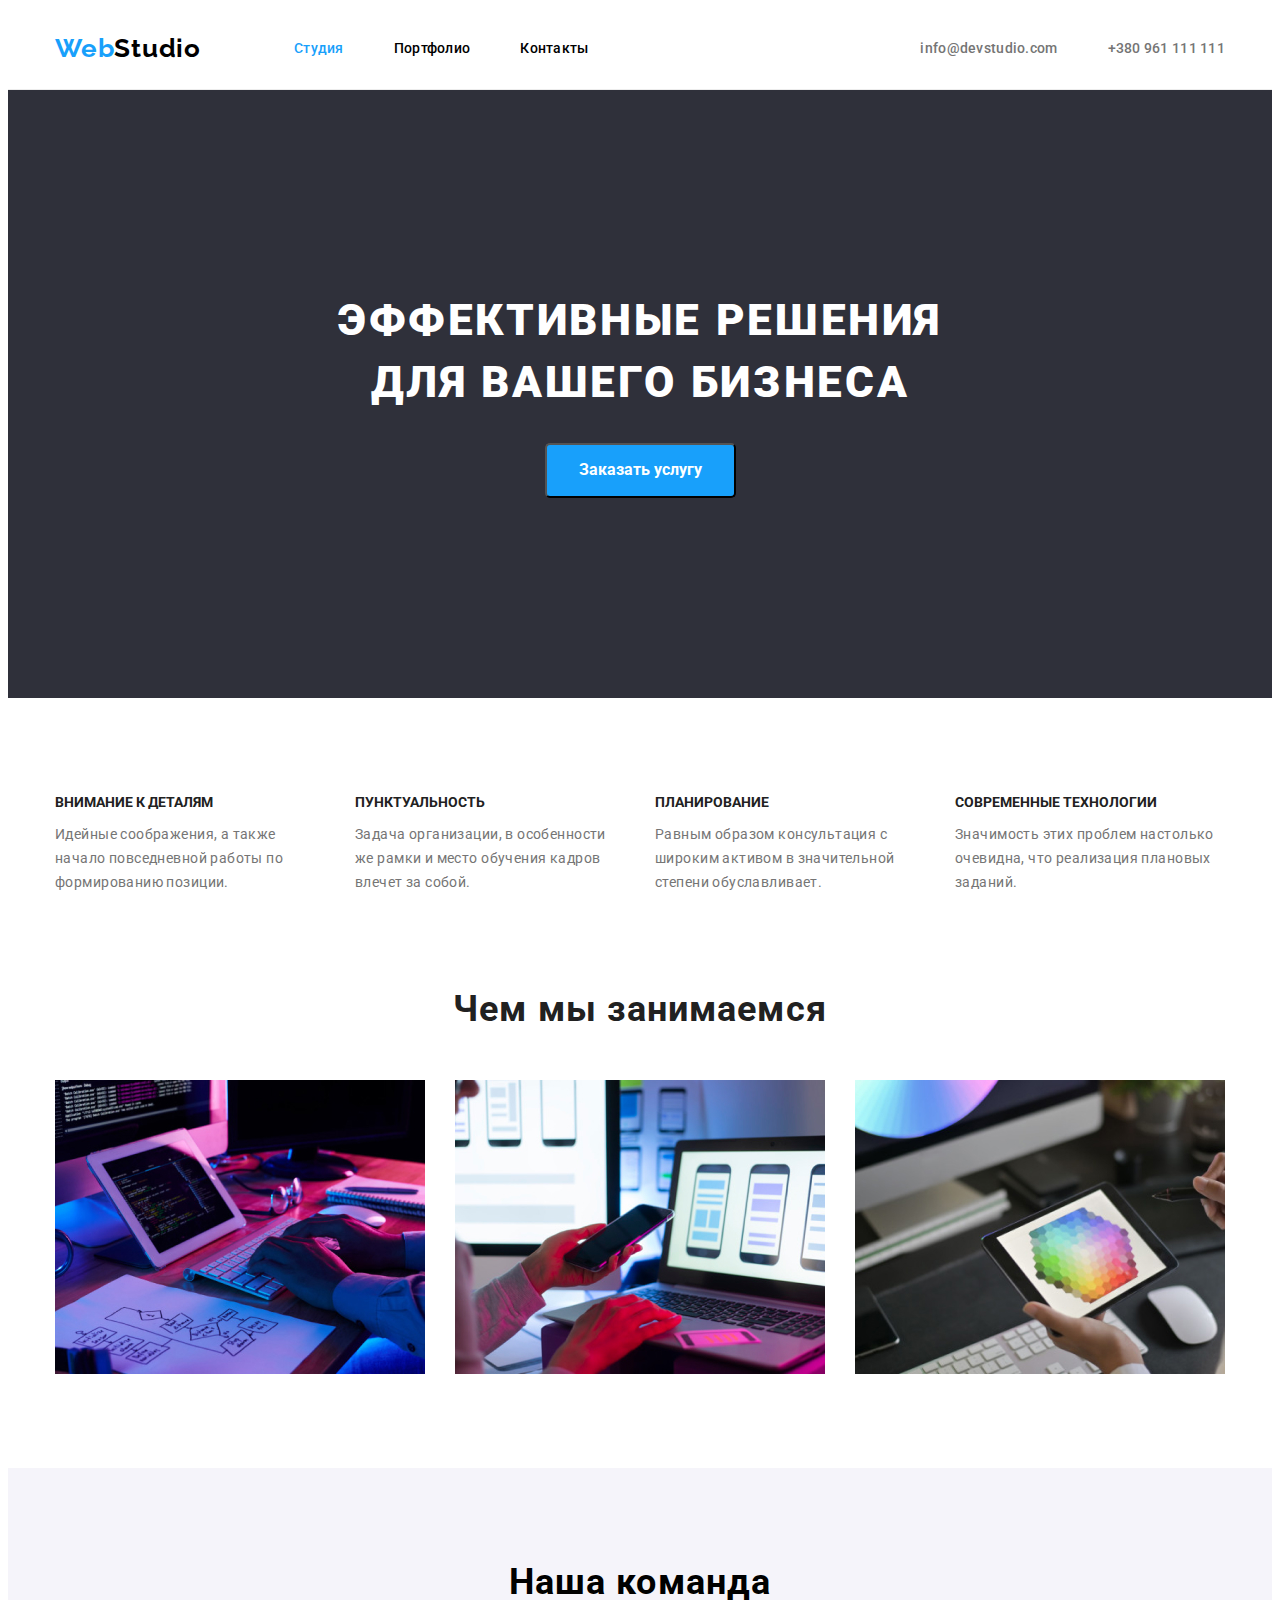
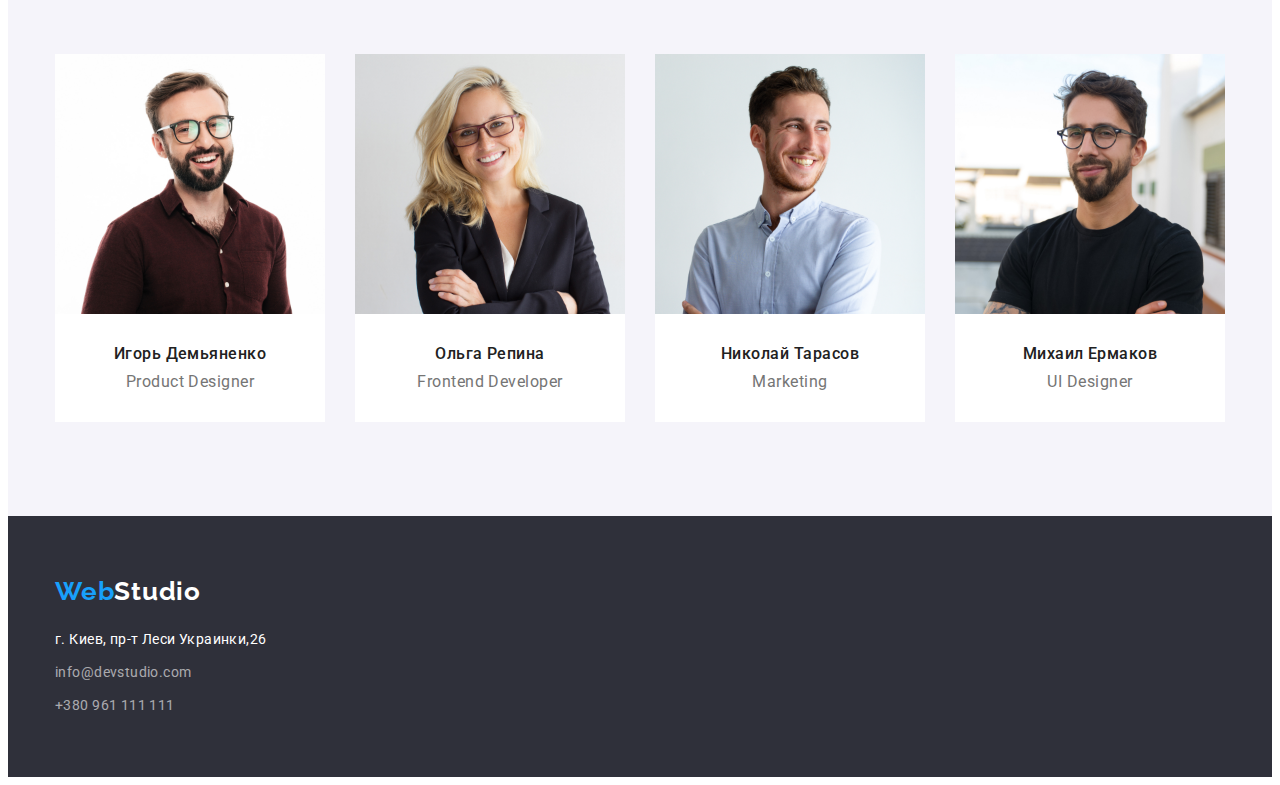
<file: index.html>
<!DOCTYPE html>
<html lang="ru">

<head>
    <meta charset="UTF-8">
    <meta http-equiv="X-UA-Compatible" content="IE=edge">
    <meta name="viewport" content="width=device-width, initial-scale=1.0">
    <title>Document</title>
    <link rel="preconnect" href="https://fonts.googleapis.com">
    <link rel="preconnect" href="https://fonts.gstatic.com" crossorigin>
    <link
        href="https://fonts.googleapis.com/css2?family=Raleway:wght@700&family=Roboto:wght@400;500;700;900&display=swap"
        rel="stylesheet">
    <link rel="stylesheet" href="https://cdnjs.cloudflare.com/ajax/libs/modern-normalize/1.1.0/modern-normalize.min.css"
        integrity="sha512-wpPYUAdjBVSE4KJnH1VR1HeZfpl1ub8YT/NKx4PuQ5NmX2tKuGu6U/JRp5y+Y8XG2tV+wKQpNHVUX03MfMFn9Q=="
        crossorigin="anonymous" referrerpolicy="no-referrer" />
    <link rel="stylesheet" href="css/styles.css">
</head>

<body>
    <!--Шапка сайта-->
    <header class="page-header">
        <div class="container page-header__container">
            <nav class="nav">
                <a class="logo" href="">Web<span class="logo-name">Studio</span></a>
                <ul class="site-nav">
                    <li class="site-nav-header"><a class="site-nav-link current" href="./index.html">Студия</a></li>
                    <li class="site-nav-header"><a class="site-nav-link" href="./portfolio.html">Портфолио</a></li>
                    <li class="site-nav-header"><a class="site-nav-link" href="./contacts.html">Контакты</a></li>
                </ul>
            </nav>
            <ul class="contacts">
                <li class="contacts-class"><a class="contacts-link" href="mailto:">info@devstudio.com</a></li>
                <li class="contacts-class"><a class="contacts-link" href="tel:+380961111111">+380 961 111 111</a></li>
            </ul>
        </div>
    </header>
    <main>
        <section class="slogan-button">
            <h1 class="slogan"> эффективные решения для вашего бизнеса</h1>
            <button class="button" type="button">Заказать услугу</button>
        </section>
        <section class="section-peculiarities">
            <div class="container">
                <h2 class="peculiarities">Особенности</h2>
                <ul class="titlle-desk">
                    <li class="titlle-desk-list">
                        <h3 class="titlle-desk-list-item">Внимание к деталям</h3>
                        <p class="titlle-desk-list-item-text">Идейные соображения, а также начало повседневной работы по
                            формированию позиции.</p>
                    </li>
                    <li class="titlle-desk-list">
                        <h3 class="titlle-desk-list-item">Пунктуальность</h3>
                        <p class="titlle-desk-list-item-text">Задача организации, в особенности же рамки и место
                            обучения кадров влечет за собой.</p>
                    </li>
                    <li class="titlle-desk-list">
                        <h3 class="titlle-desk-list-item">Планирование</h3>
                        <p class="titlle-desk-list-item-text">Равным образом консультация с широким активом в
                            значительной степени обуславливает.</p>
                    </li>
                    <li class="titlle-desk-list">
                        <h3 class="titlle-desk-list-item"> Современные технологии </h3>
                        <p class="titlle-desk-list-item-text">Значимость этих проблем настолько очевидна, что реализация
                            плановых заданий.</p>
                    </li>
                </ul>
            </div>
        </section>
        <!--услуги-->
        <section class="section">
            <div class="container">
                <h2 class="titlle">Чем мы занимаемся</h2>
                <ul class="titlle-img">
                    <li class="titlle-img-item">
                        <div class="image">
                            <img src="./images/photo.jpg" alt="" width="370" />
                        </div>
                    </li>
                    <li class="titlle-img-item">
                        <div class="image">
                            <img src="./images/photot.jpg" alt="" width="370" />
                        </div>
                    </li>

                    <li class="titlle-img-item">
                        <div class="image">
                            <img src="./images/photon.jpg" alt="" width="370" />
                        </div>
                    </li>
                </ul>
            </div>
        </section>
        <!--Наша команда-->
        <section class="section-team">
            <div class="container">

                <h2 class="team">Наша команда</h2>

                <ul class="team-list">
                    <li class="team-list-item">

                        <div class="card-thumb">
                            <img src="./images/photoon.jpg" alt="" width="270" />
                        </div>
                        <div class="card-content">
                            <h3 class="team-list-item-desk">Игорь Демьяненко</h3>
                            <p class="team-list-item-desk-text">Product Designer</p>
                        </div>

                    </li>

                    <li class="team-list-item">

                        <div class="card-thumb">
                            <img src="./images/phototw.jpg" alt="" width="270" />
                        </div>
                        <div class="card-content">
                            <h3 class="team-list-item-desk">Ольга Репина</h3>
                            <p class="team-list-item-desk-text">Frontend Developer</p>
                        </div>

                    </li>
                    <li class="team-list-item">
                        <div class="card-thumb">
                            <img src="./images/phototn.jpg" alt="" width="270" />
                        </div>
                        <div class="card-content">
                            <h3 class="team-list-item-desk">Николай Тарасов</h3>
                            <p class="team-list-item-desk-text">Marketing</p>
                        </div>

                    </li>
                    <li class="team-list-item">
                        <div class="card-thumb">
                            <img src="./images/photofo.jpg" alt="" width="270" />
                        </div>
                        <div class="card-content">
                            <h3 class="team-list-item-desk">Михаил Ермаков</h3>
                            <p class="team-list-item-desk-text">UI Designer</p>
                        </div>

                    </li>
                </ul>
            </div>

        </section>
    </main>
    <!--подвал-->
    <footer class="footer">
        <div class="container">
            <a class="logo-footer" href="">Web<span class="logo-footer-name">Studio</span></a>
            <ul class="contacts-footer">
                <li class="contacts-footer-li"><a class="contacts-footer-link-map" href="https://goo.gl/maps/biE6AmLVYoVUKn4D6" target="_blank"
                        rel="noreferrer noopener">г. Киев, пр-т Леси Украинки,26</a></li>
                <li class="contacts-footer-li"><a class="contacts-footer-link" href="mailto:">info@devstudio.com</a></li>
                <li class="contacts-footer-li"><a class="contacts-footer-link" href="tel:+380961111111">+380 961 111 111</a></li>
            </ul>
        </div>
    </footer>

</body>

</html>
</file>
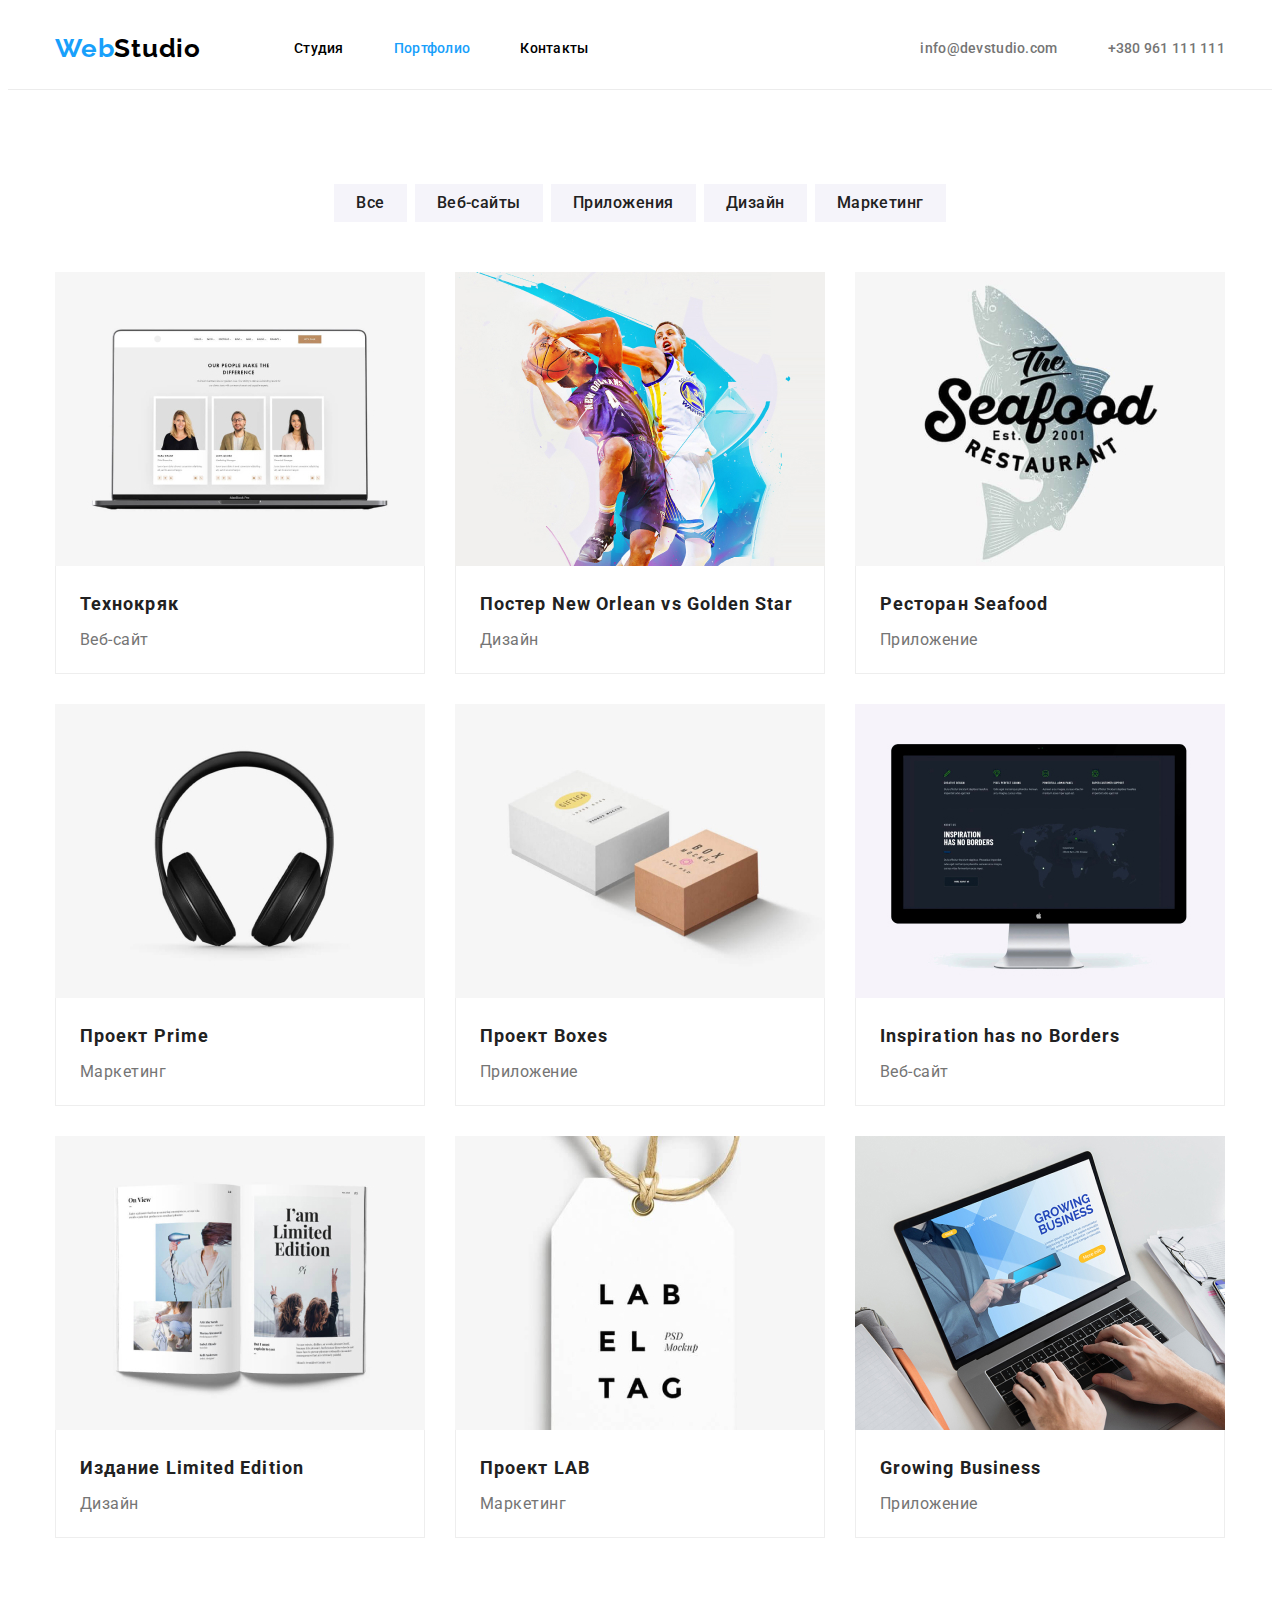
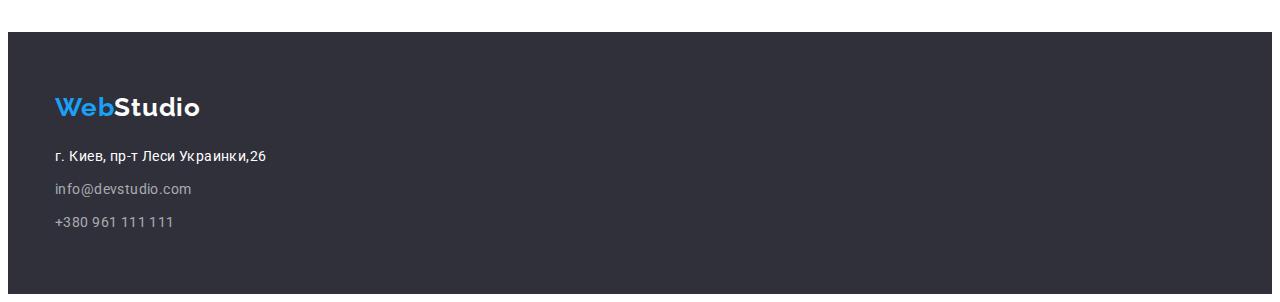
<file: portfolio.html>
<!DOCTYPE html>
<html lang="ru">

<head>
    <meta charset="UTF-8">
    <meta http-equiv="X-UA-Compatible" content="IE=edge">
    <meta name="viewport" content="width=device-width, initial-scale=1.0">
    <title>Document</title>
    <link rel="preconnect" href="https://fonts.googleapis.com">
    <link rel="preconnect" href="https://fonts.gstatic.com" crossorigin>
    <link
        href="https://fonts.googleapis.com/css2?family=Raleway:wght@700&family=Roboto:wght@400;500;700;900&display=swap"
        rel="stylesheet">
    <link rel="stylesheet" href="https://cdnjs.cloudflare.com/ajax/libs/modern-normalize/1.1.0/modern-normalize.min.css"
        integrity="sha512-wpPYUAdjBVSE4KJnH1VR1HeZfpl1ub8YT/NKx4PuQ5NmX2tKuGu6U/JRp5y+Y8XG2tV+wKQpNHVUX03MfMFn9Q=="
        crossorigin="anonymous" referrerpolicy="no-referrer" />
    <link rel="stylesheet" href="css/styles.css">
</head>

<body>
    <!--Шапка сайта-->
    <header class="page-header">
        <div class="container">
                <nav class="nav">
                    <a class="logo" href="">Web<span class="logo-name">Studio</span></a>
                    <ul class="site-nav">
                        <li class="site-nav-header"><a class="site-nav-link" href="./index.html">Студия</a></li>
                        <li class="site-nav-header"><a class="site-nav-link current" href="./portfolio.html">Портфолио</a></li>
                        <li class="site-nav-header"><a class="site-nav-link" href="./contacts.html">Контакты</a></li>
                    </ul>
                
                <ul class="contacts">
                    <li class="contacts-class"><a class="contacts-link" href="mailto:">info@devstudio.com</a></li>
                    <li class="contacts-class"><a class="contacts-link" href="tel:+380961111111">+380 961 111 111</a>
                    </li>
                </ul>
            </nav>
        </div>
    </header>
    <!--кнопки -->
    <main>
        <section class="works-portfolio">
            <div class="container">
                <h1 class="visually-hidden">Наши работы</h1>
                <ul class="button-portfolio-class">
                    <li class="button-porfolio"><button class="button-link" type="button">Все</button></li>
                    <li class="button-porfolio"><button class="button-link" type="button">Веб-сайты</button></li>
                    <li class="button-porfolio"><button class="button-link" type="button">Приложения</button></li>
                    <li class="button-porfolio"><button class="button-link" type="button">Дизайн</button></li>
                    <li class="button-porfolio"><button class="button-link" type="button">Маркетинг</button></li>

                </ul>
        <!--работы-->
        
            <h2 class="visually-hidden">Примеры работ</h2>
            <ul class="works-example">
                <li class="works">
                    <a class="works-works" href="#">
                    <div class="photo">
                        <img src="./images/web.jpg" alt="" width="370" />
                    </div>
                    <div class="container-text">
                        <h3 class="works-link"> Технокряк</h3>
                        <p class="works-link-desk">Веб-сайт</p>
                    </div>
                   </a>
                </li>
                <li class="works">
                    <a class="works-works" href="#">
                    <div class="photo">
                        <img src="./images/poster.jpg" alt="" width="370" />
                    </div>
                    <div class="container-text">
                        <h3 class="works-link">Постер New Orlean vs Golden Star</h3>
                        <p class="works-link-desk">Дизайн</p>
                    </div>
                </a>

                </li>
                <li class="works">
                    <a class="works-works" href="#">
                    <div class="photo">
                        <img src="./images/rustrant.jpg" alt="" width="370" />
                    </div>
                    <div class="container-text">
                        <h3 class="works-link">Ресторан Seafood</h3>
                        <p class="works-link-desk">Приложение</p>
                    </div>
                    </a>
                </li>
                <li class="works">
                    <a class="works-works" href="#">
                    <div class="photo">
                        <img src="./images/prime.jpg" alt="" width="370" />
                    </div>
                    <div class="container-text">
                        <h3 class="works-link">Проект Prime</h3>
                        <p class="works-link-desk"> Маркетинг</p>
                    </div>
                    </a>
                </li>
                <li class="works">
                    <a class="works-works" href="#">
                    <div class="photo">
                        <img src="./images/boxes.jpg" alt="" width="370" />
                    </div>
                    <div class="container-text">
                        <h3 class="works-link">Проект Boxes</h3>
                        <p class="works-link-desk"> Приложение</p>
                    </div>
                   </a>
                </li>
                <li class="works">
                    <a class="works-works" href="#">
                    <div class="photo">
                        <img src="./images/bolder.jpg" alt="" width="370" />
                    </div>
                    <div class="container-text">
                        <h3 class="works-link">Inspiration has no Borders</h3>
                        <p class="works-link-desk"> Веб-сайт</p>
                    </div>
                    </a>
                </li>
                <li class="works">
                    <a class="works-works" href="#">
                    <div class="photo">
                        <img src="./images/limited.jpg" alt="" width="370" />
                    </div>
                    <div class="container-text">
                        <h3 class="works-link">Издание Limited Edition </h3>
                        <p class="works-link-desk">Дизайн </p>
                    </div>
                    </a>
                </li>
                <li class="works">
                    <a class="works-works" href="#">
                    <div class="photo">
                        <img src="./images/lab.jpg" alt="" width="370" />
                    </div>
                    <div class="container-text">
                        <h3 class="works-link">Проект LAB </h3>
                        <p class="works-link-desk">Маркетинг </p>
                    </div>
                    </a>
                </li>

                <li class="works">
                    <a class="works-works" href="#">
                    <div class="photo">
                        <img src="./images/crowing.jpg" alt="" width="370" />
                    </div>
                    <div class="container-text">
                        <h3 class="works-link"> Growing Business</h3>
                        <p class="works-link-desk">Приложение </p>
                    </div>
                    </a>
                </li>
            </ul>
            </div>
        </section>
    </main>
    <!--подвал-->

    <footer class="footer">
        <div class="container">
            <div class="div-footer">
                <a class="logo-footer" href="">Web<span class="logo-footer-name">Studio</span></a>
                <ul class="contacts-footer">
                    <li class="contacts-footer-li"><a class="contacts-footer-link-map" href="https://goo.gl/maps/biE6AmLVYoVUKn4D6" target="_blank"
                            rel="noreferrer noopener">г. Киев, пр-т Леси Украинки,26</a></li>
                    <li class="contacts-footer-li"><a class="contacts-footer-link" href="mailto:">info@devstudio.com</a></li>
                    <li class="contacts-footer-li"><a class="contacts-footer-link" href="tel:+380961111111">+380 961 111 111</a></li>
                </ul>
            </div>
        </div>
    </footer>
</body>

</html>
</file>
<file: css/styles.css>
:root {
  --primary-text-color: rgba(0, 0, 0, 0.8);
  --titlle-text-color: #000000;
  --accent-color: #18a0fb;
  --primary-white-color: #ffffff;
  --team-color: #757575;
  --contacts-color: rgba(255, 255, 255, 0.6);
  --text-leng: 'Roboto', sans-serif;
  --secondary-text: 'Raleway', sans-serif;
  --button-color: #f5f4fa;
  --footer-color: #2f303a;
  --section-color: #e5e5e5;
  --outline-color: #eeeeee;
  --color-word: #212121;
  --card-set-gap: 20px;
  --card-shadow: 0px 3px 1px rgba(0, 0, 0, 0.1), 0px 1px 2px rgba(0, 0, 0, 0.08),
    0px 2px 2px rgba(0, 0, 0, 0.12);
}
h1,
h2,
h3,
h4,
p,
ul {
  margin: 0;
  padding: 0;
}

img {
  display: block;
  max-width: 100%;
}
html {
  box-sizing: border-box;
}
*,
*::before,
*::after {
  box-sizing: inherit;
}
body {
  font-family: var(--text-leng);
}
.div-header {
  display: flex;
}
.page-header {
  border-bottom: 1px solid rgba(236, 236, 236, 1);
  padding-bottom: 25px;
  padding-top: 25px;
}
.page-header .page-header__container {
  display: flex;
  align-items: center;
}

.container {
  width: 1200px;
  padding-left: 15px;
  padding-right: 15px;
  margin: 0 auto;

  align-items: center;
}

.nav {
  display: flex;
  align-items: center;
}
.logo {
  text-decoration: none;
  font-family: var(--secondary-text);
  font-weight: bold;
  font-size: 26px;
  line-height: 1.2;
  letter-spacing: 0.03em;
  color: var(--accent-color);
  margin-right: 93px;
}
.logo-name {
  color: var(--titlle-text-color);
  display: inline-flex;
  justify-content: space-around;
}
.site-nav {
  list-style: none;
  text-decoration: none;
  font-weight: 500;
  font-size: 14px;
  line-height: 1.14;
  letter-spacing: 0.02em;
  display: flex;
  align-items: center;
}
.site-nav-header:not(:last-child) {
  margin-right: 50px;
  margin-left: auto;
}
.site-nav-link.current {
  text-decoration: none;
  font-weight: 500;
  font-size: 14px;
  line-height: 1.14;
  letter-spacing: 0.02em;
  color: var(--accent-color);
}
.site-nav-link {
  text-decoration: none;
  font-weight: 500;
  font-size: 14px;
  line-height: 1.14;
  letter-spacing: 0.02em;
  color: var(--titlle-text-color);
}
.site-nav-link:hover {
  color: var(--accent-color);
}
.site-nav-link:focus {
  color: var(--accent-color);
}
.contacts {
  list-style: none;
  font-weight: 500;
  font-size: 14px;
  line-height: 1.14;
  letter-spacing: 0.02em;
  display: flex;
  margin-left: auto;
}
.contacts-class:not(:last-child) {
  margin-right: 50px;
  margin-left: auto;
}
.contacts-link {
  text-decoration: none;
  font-weight: 500;
  font-size: 14px;
  line-height: 1.14;
  letter-spacing: 0.02em;
  color: var(--team-color);
}
.contacts-link:hover {
  color: var(--accent-color);
}
.contacts-link:focus {
  color: var(--accent-color);
}

.button {
  cursor: pointer;
  background: var(--accent-color);
  font-family: inherit;
  font-weight: bold;
  font-size: 16px;
  line-height: 1.9;
  align-items: center;
  text-align: center;
  color: var(--primary-white-color);
  border-radius: 5px;
  padding-top: 10px;
  padding-bottom: 10px;
  padding-left: 32px;
  padding-right: 32px;
}
.main {
  align-items: center;
}
.slogan-button {
  background: var(--footer-color);
  text-align: center;
  padding: 200px 0;
}
.slogan {
  text-transform: uppercase;
  font-family: var(--text-leng);
  font-weight: 900;
  font-size: 44px;
  line-height: 1.4;
  text-align: center;
  color: var(--primary-white-color);
  margin: 0 auto;
  width: 696px;
  margin-bottom: 30px;
  letter-spacing: 0.06em;
}
.text {
  width: 696px;
  margin: 0 auto;
  text-align: center;
}
.section-peculiarities {
  padding-top: 94px;
}
.peculiarities {
  line-height: 1.7;
  color: rgba(0, 0, 0, 0);
  position: absolute;
  width: 1px;
  height: 1px;
  margin: -1px;
  border: 0;
  padding: 0;
  white-space: nowrap;
  clip-path: inset(100%);
  clip: rect(0 0 0 0);
  overflow: hidden;
}
/*div-section*/
.card-text {
  width: 270px;
  margin-left: 30px;
}
.titlle-desk {
  display: flex;
}
.titlle-desk-list {
  list-style: none;
  line-height: 1.14;
  color: var(--titlle-text-color);
  width: 270px;
}
.titlle-desk-list:not(:last-child) {
  margin-right: 30px;
}
.titlle-desk-list-item {
  font-weight: bold;
  font-size: 14px;
  line-height: 1.5;
  text-transform: uppercase;
  color: var(--color-word);
  padding-bottom: 10px;
}
.titlle-desk-list-item-text {
  font-weight: normal;
  font-size: 14px;
  line-height: 1.71;
  letter-spacing: 0.03em;
  color: var(--team-color);
}

.section {
  font-weight: bold;
  font-size: 36px;
  line-height: 1.16;
  text-align: center;
  letter-spacing: 0.03em;
  padding-top: 94px;
  padding-bottom: 94px;
}
.titlle {
  font-weight: bold;
  font-size: 36px;
  line-height: 1.16;
  text-align: center;
  letter-spacing: 0.03em;
  color: var(--color-word);
  margin-bottom: 50px;
}
.div-titlle {
  width: 1140;
  margin: auto;
  padding: auto;
}
.titlle-img {
  list-style: none;
  display: flex;
}
.titlle-img-item:not(:last-child) {
  margin-right: 30px;
}

.section-team {
  padding-bottom: 94px;
  padding-top: 94px;
  background-color: var(--button-color);
}
.team {
  font-weight: bold;
  font-size: 36px;
  line-height: 1.16;
  letter-spacing: 0.03em;
  width: 300px;
  margin: auto;
  text-align: center;
  outline: 1px;
  padding-left: 0;
  width: 1140px;
  margin-bottom: 50px;
}

.team-list {
  list-style: none;
  display: flex;
}
.team-list-item {
  background-color: var(--primary-white-color);
}
.team-list-item:not(:last-child) {
  margin-right: 30px;
}
.card {
  border-radius: 5px;
  margin-left: 15px;
  margin-right: 15px;
  background-color: var(--primary-white-color);
}
.card-content {
  padding-top: 30px;
  padding-bottom: 30px;
}

.team-list-item-desk {
  font-weight: 500;
  font-size: 16px;
  line-height: 19px;
  text-align: center;
  letter-spacing: 0.03em;
  color: var(--color-word);
  margin-bottom: 10px;
}
.team-list-item-desk-text {
  font-weight: normal;
  font-size: 16px;
  line-height: 1.17;
  text-align: center;
  letter-spacing: 0.03em;
  color: var(--team-color);
}
.footer {
  padding-top: 60px;
  padding-bottom: 60px;
  background-color: var(--footer-color);
}

.logo-footer {
  text-decoration: none;
  font-family: var(--secondary-text);
  font-weight: bold;
  font-size: 26px;
  line-height: 1.2;
  letter-spacing: 0.03em;
  color: var(--accent-color);
  margin-bottom: 20px;
  display: block;
}
.contacts-footer {
  list-style: none;
}
.logo-footer-name {
  color: var(--primary-white-color);
}

.contacts-footer-link-map {
  text-decoration: none;
  font-weight: normal;
  font-size: 14px;
  line-height: 24px;
  letter-spacing: 0.03em;
  color: var(--primary-white-color);
}
.contacts-futer-link-map:not(:last-child) {
  margin-bottom: 9px;
}
.contacts-footer-link {
  text-decoration: none;
  font-weight: normal;
  font-size: 14px;
  line-height: 24px;
  letter-spacing: 0.03em;
  color: var(--contacts-color);
}
.contacts-footer-li:not(:last-child) {
  margin-bottom: 9px;
}
/*styles to portfolio*/
.site-nav {
  list-style: none;
  text-decoration: none;
  font-weight: 500;
  font-size: 14px;
  line-height: 1.14;
  letter-spacing: 0.02em;
  display: flex;
  align-items: center;
}

.site-nav-link.current {
  text-decoration: none;
  font-weight: 500;
  font-size: 14px;
  line-height: 1.14;
  letter-spacing: 0.02em;
  color: var(--accent-color);
}

.div-button {
  margin-right: 5px;
}
.works-works {
  text-decoration: none;
}

.visually-hidden {
  color: rgba(0, 0, 0, 0);
  position: absolute;
  width: 1px;
  height: 1px;
  margin: -1px;
  border: 0;
  padding: 0;

  white-space: nowrap;
  clip-path: inset(100%);
  clip: rect(0 0 0 0);
  overflow: hidden;
}
.works-portfolio {
  padding-top: 94px;
  padding-bottom: 94px;
}
.button-portfolio-class {
  list-style: none;
  display: flex;
  margin-bottom: 50px;
  justify-content: center;
}
.button-portfolio {
  text-decoration: none;
  cursor: pointer;
  font-weight: normal;
}
.button-porfolio:not(:last-child) {
  margin-right: 8px;
}
.button-link {
  border: none;
  cursor: pointer;
  color: var(--color-word);
  background: var(--button-color);
  font-family: inherit;
  font-weight: 500;
  font-size: 16px;
  line-height: 1.6;
  text-align: center;
  letter-spacing: 0.03em;
  padding-left: 22px;
  padding-right: 22px;
  padding-top: 6px;
  padding-bottom: 6px;
}

.button-link:hover {
  color: var(--primary-white-color);
  background: var(--accent-color);
  box-shadow: var(--card-shadow);
}
.button-link:focus {
  color: var(--primary-white-color);
  background: var(--accent-color);
  box-shadow: var(--card-shadow);
}

.works-example {
  list-style: none;
  display: flex;
  flex-wrap: wrap;
  margin-top: -30px;
  margin-left: -30px;
}
.works {
  margin-top: 30px;
  margin-left: 30px;
}

.container-text {
  padding-top: 20px;
  padding-bottom: 20px;
  padding-left: 24px;
  padding-right: 24px;
  border-right: 1px solid rgba(238, 238, 238, 1);
  border-left: 1px solid rgba(238, 238, 238, 1);
  border-bottom: 1px solid rgba(238, 238, 238, 1);
}

.works-link {
  font-weight: bold;
  font-size: 18px;
  line-height: 2;
  letter-spacing: 0.06em;
  color: rgba(33, 33, 33, 1);
  margin-bottom: 4px;
}
.works-link-desk {
  font-size: 16px;
  line-height: 1.7;
  letter-spacing: 0.03em;
  color: rgba(117, 117, 117, 1);
}
</file>
